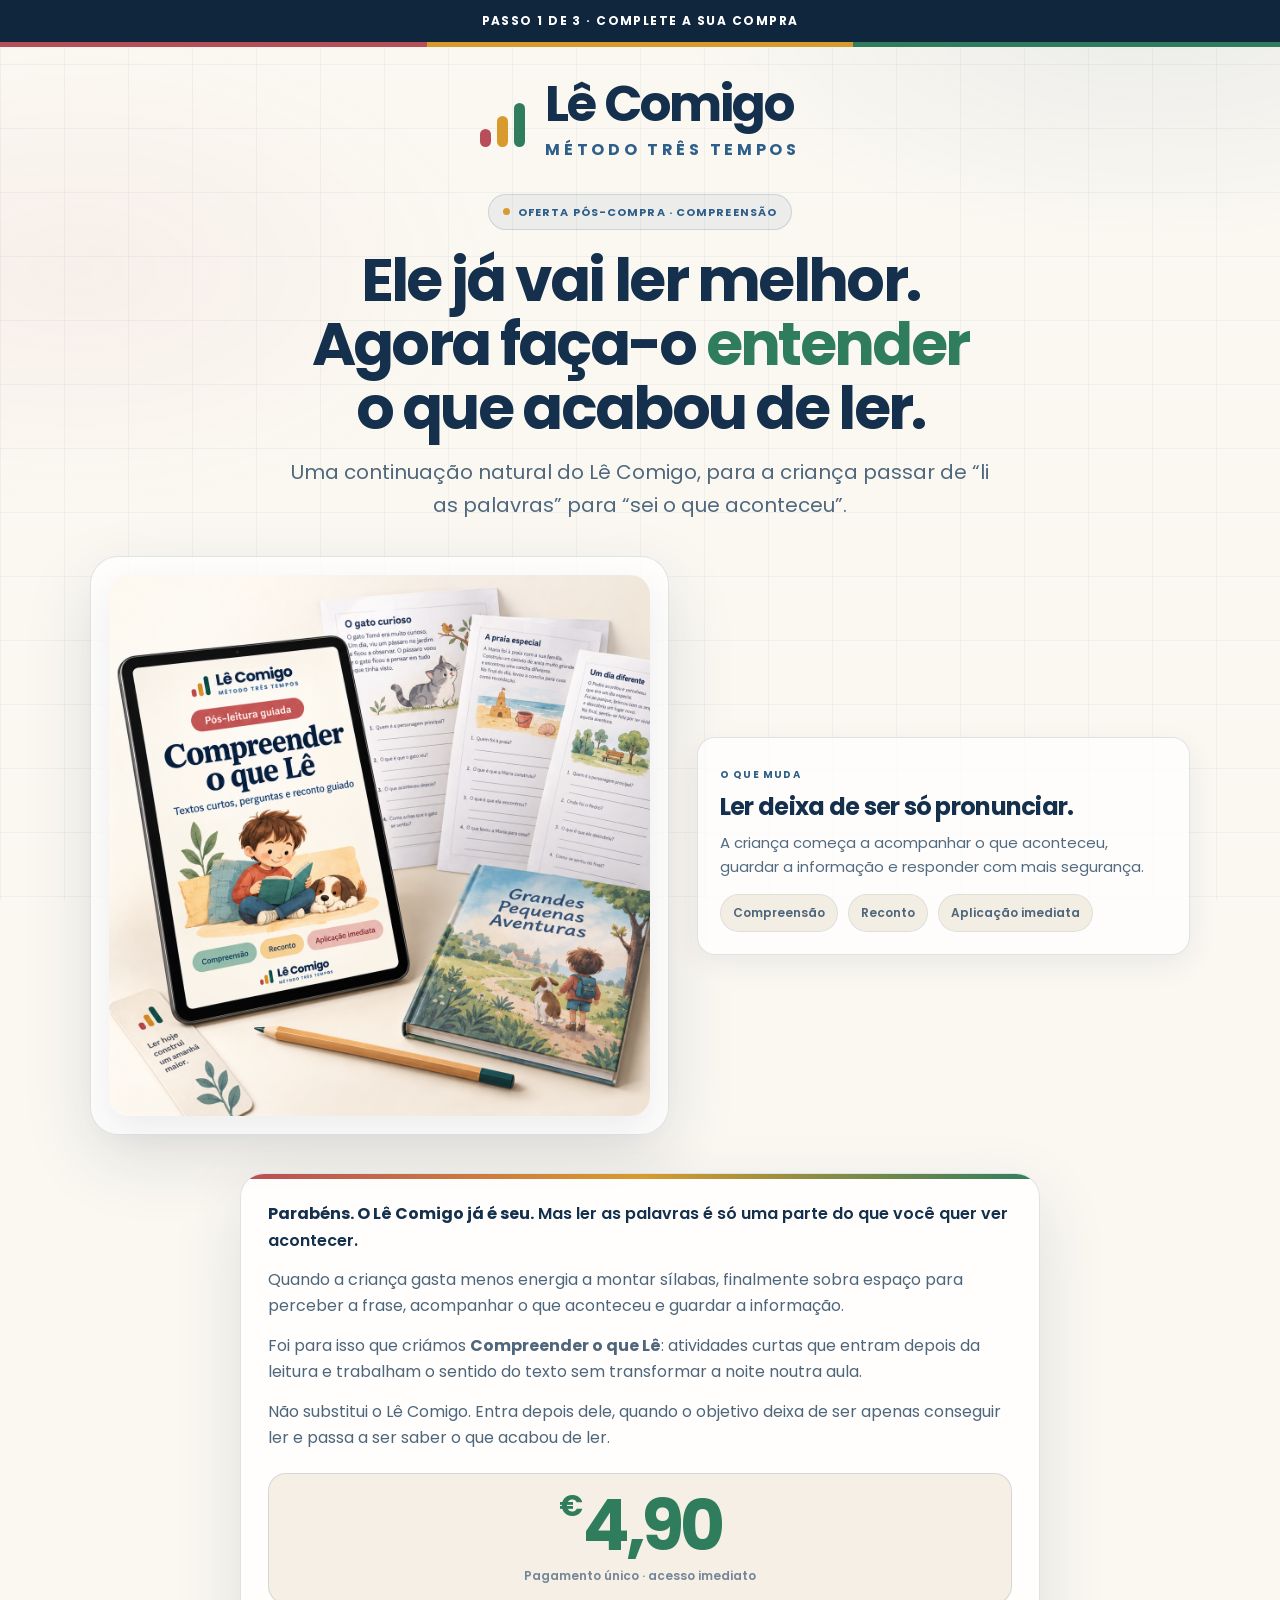
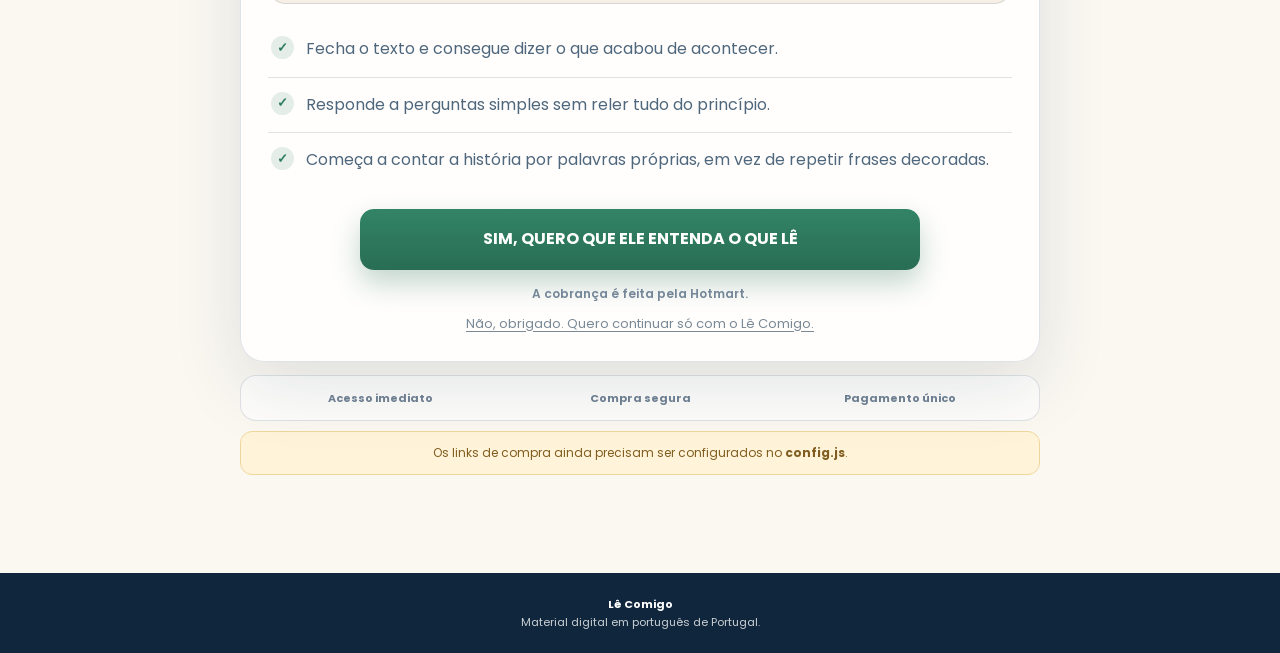
<file: index.html>
<!doctype html>
<html lang="pt-PT">
<head>
<meta charset="utf-8">
<meta name="viewport" content="width=device-width,initial-scale=1">
<meta name="robots" content="noindex,nofollow">
<meta http-equiv="refresh" content="0;url=/upsell-1/">
<title>Lê Comigo</title>
<script>location.replace("/upsell-1/");</script>
</head>
<body>
<p>A abrir a oferta… <a href="/upsell-1/">continuar</a></p>
</body>
</html>
</file>
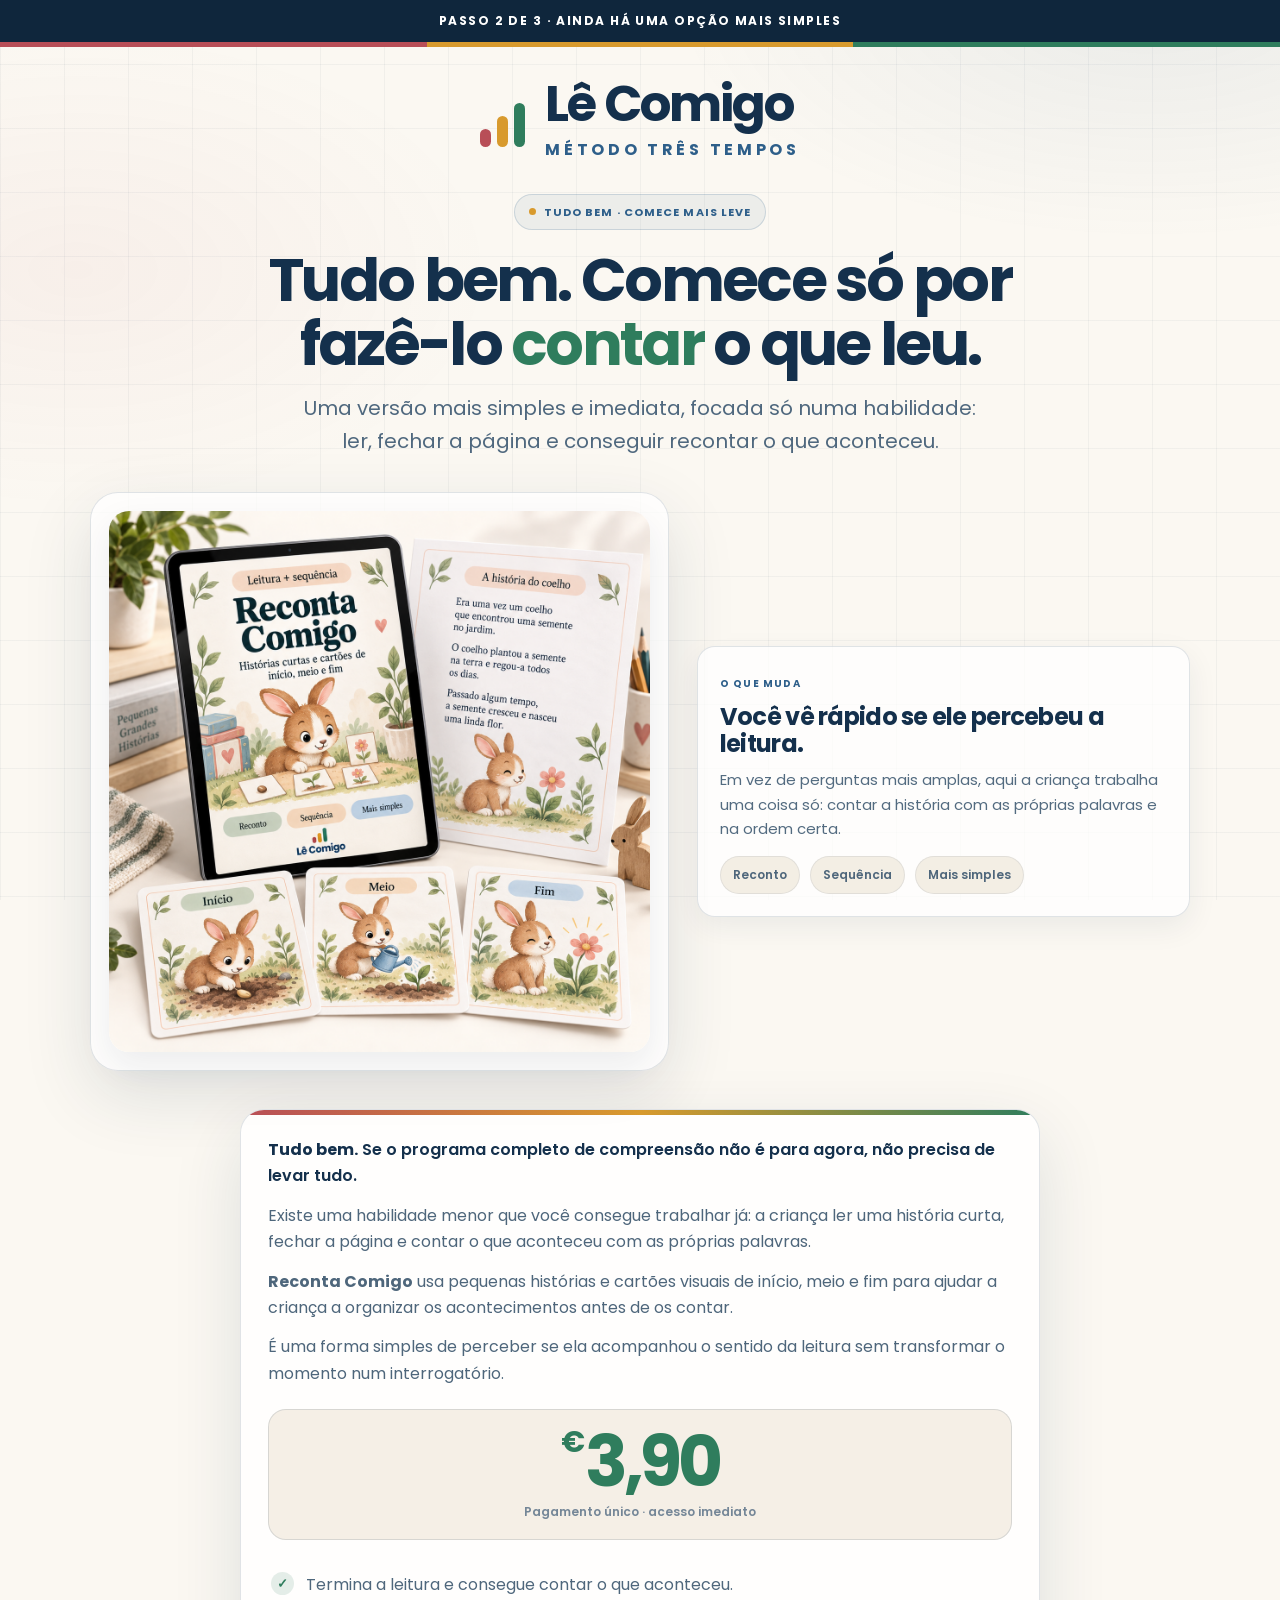
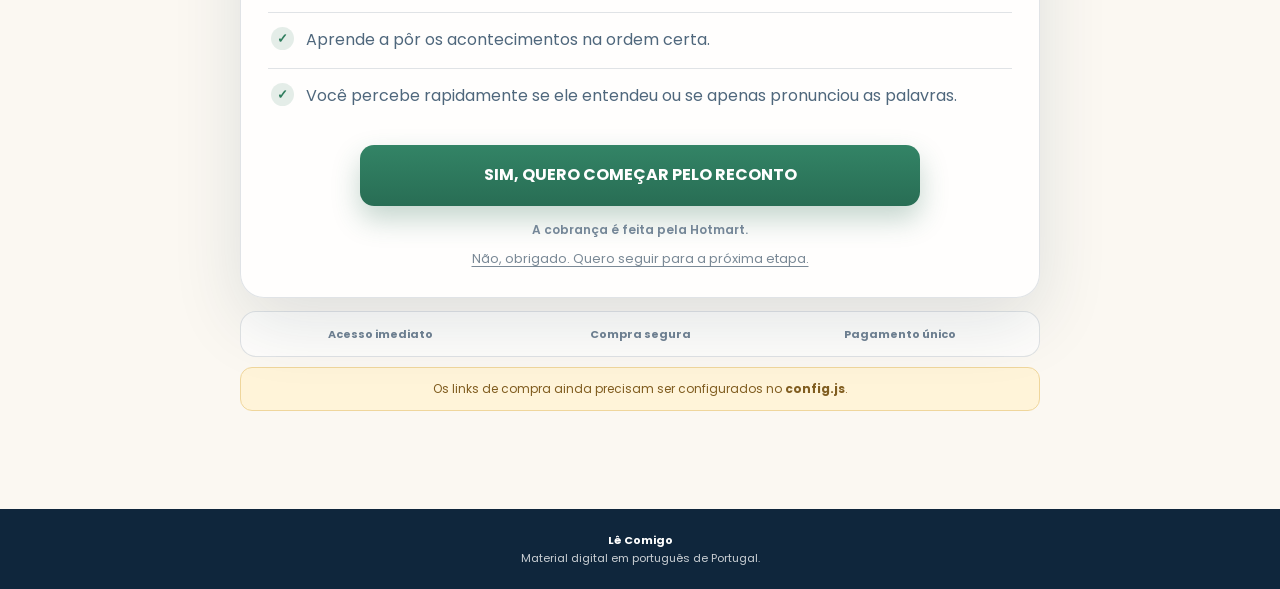
<file: downsell/index.html>
<!doctype html>
<html lang="pt-PT">
<head>
<!-- Google Tag Manager -->
<script>(function(w,d,s,l,i){w[l]=w[l]||[];w[l].push({'gtm.start':new Date().getTime(),event:'gtm.js'});var f=d.getElementsByTagName(s)[0],j=d.createElement(s);j.async=true;j.src="https://api.lecomigo.online/5khcqnsry.js?"+i;f.parentNode.insertBefore(j,f);})(window,document,'script','dataLayer','242=EBZOKSUuRV4xS0opIyRdTQ9PQUBARQwFRB4WDR4OAQwWXBwAHQoGDg%3D%3D');</script>
<!-- End Google Tag Manager -->
<meta charset="utf-8">
<meta name="viewport" content="width=device-width,initial-scale=1">
<meta name="robots" content="noindex,nofollow">
<meta name="theme-color" content="#fbf8f2">
<title>Tudo bem. Comece só por fazê-lo contar o que leu. · Lê Comigo</title>
<link rel="preconnect" href="https://fonts.googleapis.com">
<link rel="preconnect" href="https://fonts.gstatic.com" crossorigin>
<link href="https://fonts.googleapis.com/css2?family=Poppins:wght@400;500;600;700&display=swap" rel="stylesheet">
<style>
:root{
  --paper:#fbf8f2;
  --navy:#14304c;
  --blue:#2e5f8a;
  --muted:#66798b;
  --red:#b84e57;
  --amber:#d89a2d;
  --green:#2f7d5d;
  --line:rgba(20,48,76,.13);
  --white:#fff;
  --shadow:0 24px 70px rgba(20,48,76,.12);
  --shadow-soft:0 14px 34px rgba(20,48,76,.08);
}
*{box-sizing:border-box}
html{scroll-behavior:smooth}
body{
  margin:0;
  background:var(--paper);
  color:var(--navy);
  font-family:Poppins,Arial,sans-serif;
  line-height:1.65;
  -webkit-font-smoothing:antialiased;
  overflow-x:hidden;
}
body:before{
  content:"";
  position:fixed;
  inset:0;
  z-index:-1;
  background:
    radial-gradient(800px 400px at 90% 0,rgba(46,95,138,.08),transparent 60%),
    radial-gradient(700px 400px at 6% 30%,rgba(184,78,87,.05),transparent 60%),
    linear-gradient(rgba(20,48,76,.045) 1px,transparent 1px),
    linear-gradient(90deg,rgba(20,48,76,.045) 1px,transparent 1px);
  background-size:auto,auto,64px 64px,64px 64px;
}
a{color:inherit}
h1,h2,h3,p{margin:0}
img,svg{display:block;max-width:100%}
.wrap{width:min(1100px,calc(100% - 28px));margin:auto}
.top{
  background:#0f263c;
  color:#fff;
  text-align:center;
  padding:11px 14px;
  font-size:12px;
  font-weight:700;
  letter-spacing:.12em;
  text-transform:uppercase;
}
.stripe{display:grid;grid-template-columns:1fr 1fr 1fr;height:5px}
.stripe i:nth-child(1){background:var(--red)}
.stripe i:nth-child(2){background:var(--amber)}
.stripe i:nth-child(3){background:var(--green)}
main{padding:34px 0 64px}

.logo{
  display:flex;
  align-items:center;
  justify-content:center;
  gap:20px;
  margin-bottom:30px;
}
.bars{
  display:flex;
  align-items:flex-end;
  gap:6px;
  height:50px;
}
.bars span{
  width:11px;
  border-radius:999px;
  display:block;
}
.bars .r{height:18px;background:var(--red)}
.bars .a{height:31px;background:var(--amber)}
.bars .g{height:44px;background:var(--green)}
.logo-name{
  font-size:clamp(32px,5vw,50px);
  font-weight:700;
  line-height:.95;
  letter-spacing:-.04em;
}
.logo-sub{
  margin-top:9px;
  font-size:clamp(11px,1.7vw,16px);
  font-weight:700;
  letter-spacing:.23em;
  color:var(--blue);
}

.hero{text-align:center}
.pill{
  display:inline-flex;
  gap:8px;
  align-items:center;
  padding:8px 14px;
  border:1px solid rgba(46,95,138,.18);
  background:rgba(46,95,138,.07);
  border-radius:999px;
  color:var(--blue);
  font-size:11px;
  font-weight:700;
  letter-spacing:.1em;
  text-transform:uppercase;
}
.pill:before{
  content:"";
  width:7px;
  height:7px;
  border-radius:50%;
  background:var(--amber);
}
.hero h1{
  font-size:clamp(34px,5.4vw,60px);
  line-height:1.07;
  letter-spacing:-.045em;
  max-width:830px;
  margin:18px auto 0;
  text-wrap:balance;
}
.accent{color:var(--green)}
.hero .sub{
  max-width:700px;
  margin:16px auto 0;
  color:#4f687e;
  font-size:clamp(16px,2vw,20px);
}

.product{
  display:grid;
  grid-template-columns:1.08fr .92fr;
  gap:28px;
  align-items:center;
  margin:34px auto 0;
}
.mock{
  display:flex;
  justify-content:center;
}
.mock-frame{
  background:rgba(255,255,255,.72);
  border:1px solid var(--line);
  border-radius:28px;
  padding:18px;
  box-shadow:var(--shadow);
}
.mock-frame img{
  width:100%;
  max-width:560px;
  border-radius:20px;
  box-shadow:var(--shadow-soft);
}
.info{display:grid;gap:14px}
.info-card{
  background:rgba(255,255,255,.72);
  border:1px solid var(--line);
  border-radius:18px;
  padding:22px;
  box-shadow:0 10px 30px rgba(20,48,76,.07);
}
.info-card small{
  font-size:10px;
  font-weight:700;
  letter-spacing:.12em;
  text-transform:uppercase;
  color:var(--blue);
}
.info-card h3{
  margin-top:7px;
  font-size:24px;
  line-height:1.15;
  letter-spacing:-.03em;
}
.info-card p{
  margin-top:10px;
  color:#536b80;
  font-size:15px;
}
.info-tags{
  display:flex;
  flex-wrap:wrap;
  gap:10px;
  margin-top:14px;
}
.info-tags span{
  padding:8px 12px;
  border-radius:999px;
  background:#f3eee4;
  border:1px solid rgba(20,48,76,.08);
  color:#4e667b;
  font-size:12px;
  font-weight:600;
}

.card{
  max-width:800px;
  margin:38px auto 0;
  padding:27px;
  background:rgba(255,255,255,.82);
  border:1px solid var(--line);
  border-radius:24px;
  box-shadow:var(--shadow);
  position:relative;
  overflow:hidden;
}
.card:before{
  content:"";
  position:absolute;
  left:0;right:0;top:0;
  height:5px;
  background:linear-gradient(90deg,var(--red),var(--amber),var(--green));
}
.copy p{color:#4e667b;margin-bottom:13px}
.copy p:first-child{color:var(--navy);font-weight:600}
.pricebox{
  margin-top:22px;
  padding:17px;
  background:#f5efe6;
  border:1px solid var(--line);
  border-radius:18px;
  text-align:center;
}
.anchor{font-size:13px;color:#7a8a98}
.anchor[hidden]{display:none}
.price{
  font-size:clamp(48px,8vw,70px);
  font-weight:700;
  color:var(--green);
  line-height:1;
  letter-spacing:-.06em;
}
.price small{
  font-size:.42em;
  vertical-align:top;
  margin-right:4px;
}
.note{
  font-size:12px;
  color:#748697;
  font-weight:600;
  margin-top:5px;
}
.benefits{
  list-style:none;
  padding:0;
  margin:18px 0 0;
}
.benefits li{
  display:flex;
  gap:12px;
  padding:14px 3px;
  border-bottom:1px solid var(--line);
  color:#4f677c;
}
.benefits li:last-child{border-bottom:0}
.check{
  width:23px;
  height:23px;
  border-radius:50%;
  display:grid;
  place-items:center;
  flex:0 0 auto;
  background:rgba(47,125,93,.13);
  color:var(--green);
  font-size:13px;
  font-weight:700;
}
.actions{
  display:flex;
  flex-direction:column;
  align-items:center;
  gap:9px;
  margin-top:22px;
}
.btn{
  width:100%;
  max-width:560px;
  text-align:center;
  text-decoration:none;
  background:linear-gradient(#338466,#286d54);
  color:#fff;
  padding:17px 18px;
  border-radius:14px;
  font-weight:700;
  box-shadow:0 13px 28px rgba(40,109,84,.28);
  transition:.18s ease;
}
.btn:hover{
  transform:translateY(-1px);
  box-shadow:0 17px 32px rgba(40,109,84,.34);
}
.refuse{
  font-size:13px;
  color:#7a8996;
  text-decoration:underline;
  text-underline-offset:3px;
}
.secure{
  max-width:800px;
  margin:13px auto 0;
  display:grid;
  grid-template-columns:repeat(3,1fr);
  gap:8px;
  background:rgba(255,255,255,.65);
  border:1px solid var(--line);
  padding:13px;
  border-radius:16px;
  text-align:center;
  font-size:11px;
  font-weight:700;
  color:#718293;
}
.config{
  display:none;
  max-width:800px;
  margin:10px auto;
  padding:11px;
  background:#fff4d9;
  border:1px solid #efd69c;
  border-radius:12px;
  text-align:center;
  font-size:12px;
  color:#805d20;
}
body.modo-config .config{display:block}
footer{
  background:#0f263c;
  color:rgba(255,255,255,.78);
  text-align:center;
  padding:22px;
  font-size:11px;
  margin-top:24px;
}
footer strong{color:#fff}
@media(max-width:900px){
  .product{grid-template-columns:1fr}
  .mock-frame img{max-width:680px}
}
@media(max-width:520px){
  main{padding-top:25px}
  .logo{gap:12px}
  .bars{height:42px}
  .bars span{width:9px}
  .bars .r{height:15px}
  .bars .a{height:26px}
  .bars .g{height:38px}
  .logo-name{font-size:31px}
  .logo-sub{font-size:10px;letter-spacing:.18em}
  .hero h1{font-size:36px}
  .card{padding:22px 17px}
  .secure{grid-template-columns:1fr}
  .mock-frame{padding:12px}
}
</style>
</head>
<body data-page="downsell">
<header class="top">Passo 2 de 3 · ainda há uma opção mais simples</header>
<div class="stripe" aria-hidden="true"><i></i><i></i><i></i></div>

<main>
<div class="wrap">

  <div class="logo" aria-label="Lê Comigo, Método Três Tempos">
    <div class="bars" aria-hidden="true">
      <span class="r"></span>
      <span class="a"></span>
      <span class="g"></span>
    </div>
    <div>
      <div class="logo-name">Lê Comigo</div>
      <div class="logo-sub">MÉTODO TRÊS TEMPOS</div>
    </div>
  </div>

  <section class="hero">
    <div class="pill">Tudo bem · comece mais leve</div>
    <h1>Tudo bem. Comece só por fazê-lo <span class="accent">contar</span> o que leu.</h1>
    <p class="sub">Uma versão mais simples e imediata, focada só numa habilidade: ler, fechar a página e conseguir recontar o que aconteceu.</p>
  </section>

  <section class="product" aria-label="Apresentação do produto">
    <div class="mock">
      <div class="mock-frame">
        <img src="/assets/downsell-mockup.png" alt="Mockup do produto Reconta Comigo">
      </div>
    </div>

    <div class="info">
      <div class="info-card">
        <small>O que muda</small>
        <h3>Você vê rápido se ele percebeu a leitura.</h3>
        <p>Em vez de perguntas mais amplas, aqui a criança trabalha uma coisa só: contar a história com as próprias palavras e na ordem certa.</p>
        <div class="info-tags"><span>Reconto</span><span>Sequência</span><span>Mais simples</span></div>
      </div>
    </div>
  </section>

  <section class="card">
    <div class="copy"><p><strong>Tudo bem.</strong> Se o programa completo de compreensão não é para agora, não precisa de levar tudo.</p><p>Existe uma habilidade menor que você consegue trabalhar já: a criança ler uma história curta, fechar a página e contar o que aconteceu com as próprias palavras.</p><p><strong>Reconta Comigo</strong> usa pequenas histórias e cartões visuais de início, meio e fim para ajudar a criança a organizar os acontecimentos antes de os contar.</p><p>É uma forma simples de perceber se ela acompanhou o sentido da leitura sem transformar o momento num interrogatório.</p></div>

    <div class="pricebox">
      <div class="anchor" data-anchor hidden>De <s data-anchor-value></s></div>
      <div class="price"><small>€</small>3,90</div>
      <div class="note">Pagamento único · acesso imediato</div>
    </div>

    <ul class="benefits"><li><span class="check">✓</span><span>Termina a leitura e consegue contar o que aconteceu.</span></li><li><span class="check">✓</span><span>Aprende a pôr os acontecimentos na ordem certa.</span></li><li><span class="check">✓</span><span>Você percebe rapidamente se ele entendeu ou se apenas pronunciou as palavras.</span></li></ul>

    <div class="actions">
      <a class="btn" href="#" data-accept>SIM, QUERO COMEÇAR PELO RECONTO</a>
      <div class="note">A cobrança é feita pela Hotmart.</div>
      <a class="refuse" href="#" data-decline>Não, obrigado. Quero seguir para a próxima etapa.</a>
    </div>
  </section>

  <div class="secure">
    <div>Acesso imediato</div>
    <div>Compra segura</div>
    <div>Pagamento único</div>
  </div>

  <div class="config">
    Os links de compra ainda precisam ser configurados no <strong>config.js</strong>.
  </div>

</div>
</main>

<footer>
  <strong>Lê Comigo</strong><br>
  Material digital em português de Portugal.
</footer>

<script src="/config.js"></script>
<script src="/app.js"></script>
</body>
</html>
</file>
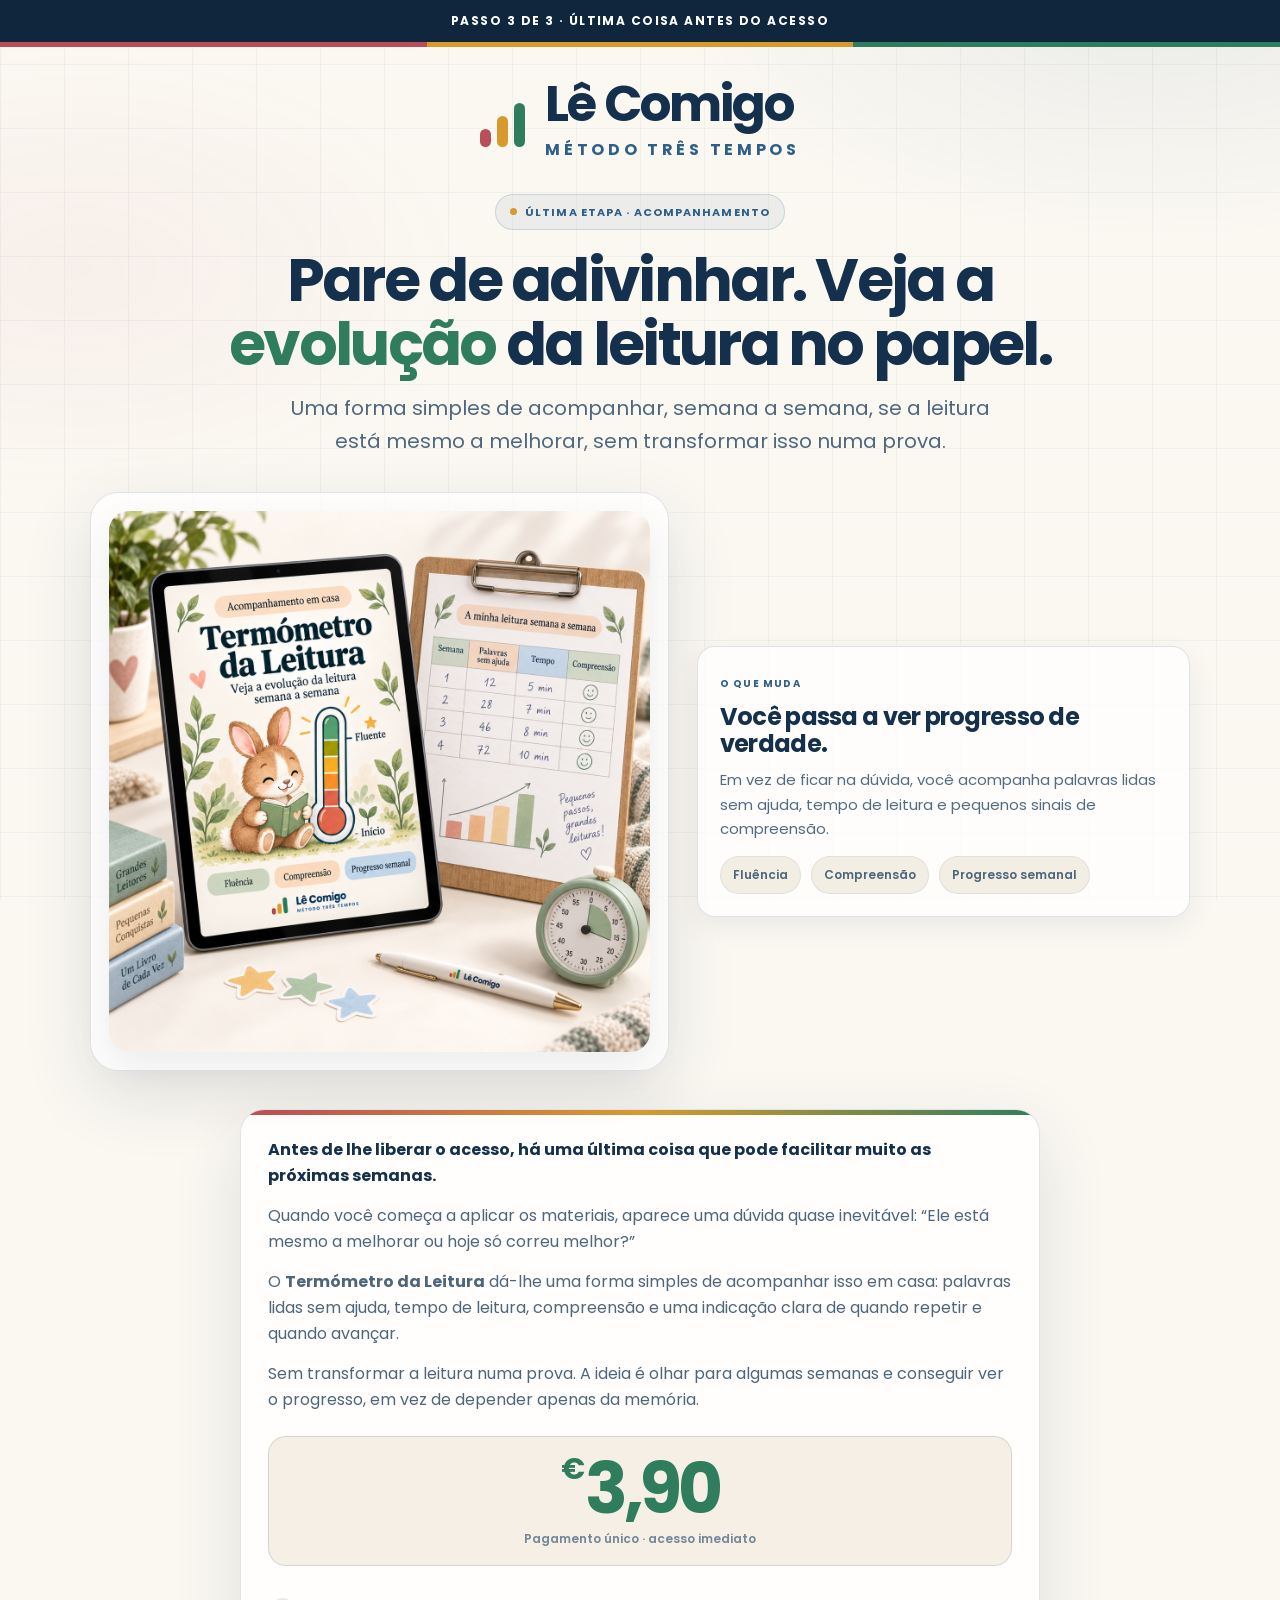
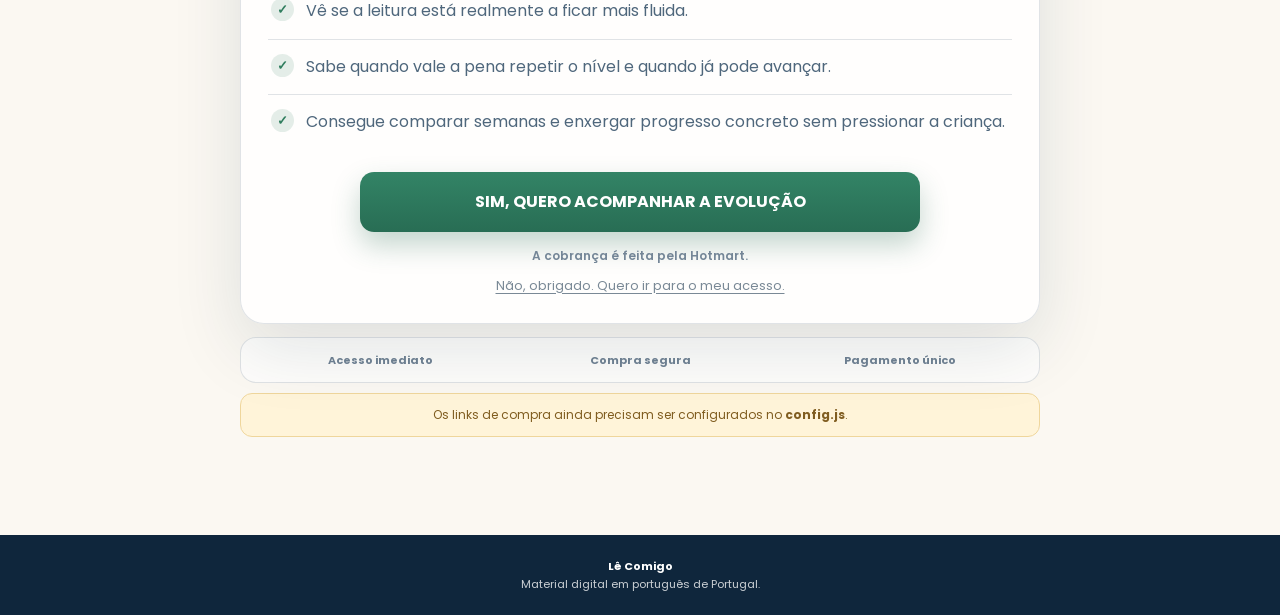
<file: oferta-final/index.html>
<!doctype html>
<html lang="pt-PT">
<head>
<!-- Google Tag Manager -->
<script>(function(w,d,s,l,i){w[l]=w[l]||[];w[l].push({'gtm.start':new Date().getTime(),event:'gtm.js'});var f=d.getElementsByTagName(s)[0],j=d.createElement(s);j.async=true;j.src="https://api.lecomigo.online/5khcqnsry.js?"+i;f.parentNode.insertBefore(j,f);})(window,document,'script','dataLayer','242=EBZOKSUuRV4xS0opIyRdTQ9PQUBARQwFRB4WDR4OAQwWXBwAHQoGDg%3D%3D');</script>
<!-- End Google Tag Manager -->
<meta charset="utf-8">
<meta name="viewport" content="width=device-width,initial-scale=1">
<meta name="robots" content="noindex,nofollow">
<meta name="theme-color" content="#fbf8f2">
<title>Pare de adivinhar. Veja a evolução da leitura no papel. · Lê Comigo</title>
<link rel="preconnect" href="https://fonts.googleapis.com">
<link rel="preconnect" href="https://fonts.gstatic.com" crossorigin>
<link href="https://fonts.googleapis.com/css2?family=Poppins:wght@400;500;600;700&display=swap" rel="stylesheet">
<style>
:root{
  --paper:#fbf8f2;
  --navy:#14304c;
  --blue:#2e5f8a;
  --muted:#66798b;
  --red:#b84e57;
  --amber:#d89a2d;
  --green:#2f7d5d;
  --line:rgba(20,48,76,.13);
  --white:#fff;
  --shadow:0 24px 70px rgba(20,48,76,.12);
  --shadow-soft:0 14px 34px rgba(20,48,76,.08);
}
*{box-sizing:border-box}
html{scroll-behavior:smooth}
body{
  margin:0;
  background:var(--paper);
  color:var(--navy);
  font-family:Poppins,Arial,sans-serif;
  line-height:1.65;
  -webkit-font-smoothing:antialiased;
  overflow-x:hidden;
}
body:before{
  content:"";
  position:fixed;
  inset:0;
  z-index:-1;
  background:
    radial-gradient(800px 400px at 90% 0,rgba(46,95,138,.08),transparent 60%),
    radial-gradient(700px 400px at 6% 30%,rgba(184,78,87,.05),transparent 60%),
    linear-gradient(rgba(20,48,76,.045) 1px,transparent 1px),
    linear-gradient(90deg,rgba(20,48,76,.045) 1px,transparent 1px);
  background-size:auto,auto,64px 64px,64px 64px;
}
a{color:inherit}
h1,h2,h3,p{margin:0}
img,svg{display:block;max-width:100%}
.wrap{width:min(1100px,calc(100% - 28px));margin:auto}
.top{
  background:#0f263c;
  color:#fff;
  text-align:center;
  padding:11px 14px;
  font-size:12px;
  font-weight:700;
  letter-spacing:.12em;
  text-transform:uppercase;
}
.stripe{display:grid;grid-template-columns:1fr 1fr 1fr;height:5px}
.stripe i:nth-child(1){background:var(--red)}
.stripe i:nth-child(2){background:var(--amber)}
.stripe i:nth-child(3){background:var(--green)}
main{padding:34px 0 64px}

.logo{
  display:flex;
  align-items:center;
  justify-content:center;
  gap:20px;
  margin-bottom:30px;
}
.bars{
  display:flex;
  align-items:flex-end;
  gap:6px;
  height:50px;
}
.bars span{
  width:11px;
  border-radius:999px;
  display:block;
}
.bars .r{height:18px;background:var(--red)}
.bars .a{height:31px;background:var(--amber)}
.bars .g{height:44px;background:var(--green)}
.logo-name{
  font-size:clamp(32px,5vw,50px);
  font-weight:700;
  line-height:.95;
  letter-spacing:-.04em;
}
.logo-sub{
  margin-top:9px;
  font-size:clamp(11px,1.7vw,16px);
  font-weight:700;
  letter-spacing:.23em;
  color:var(--blue);
}

.hero{text-align:center}
.pill{
  display:inline-flex;
  gap:8px;
  align-items:center;
  padding:8px 14px;
  border:1px solid rgba(46,95,138,.18);
  background:rgba(46,95,138,.07);
  border-radius:999px;
  color:var(--blue);
  font-size:11px;
  font-weight:700;
  letter-spacing:.1em;
  text-transform:uppercase;
}
.pill:before{
  content:"";
  width:7px;
  height:7px;
  border-radius:50%;
  background:var(--amber);
}
.hero h1{
  font-size:clamp(34px,5.4vw,60px);
  line-height:1.07;
  letter-spacing:-.045em;
  max-width:830px;
  margin:18px auto 0;
  text-wrap:balance;
}
.accent{color:var(--green)}
.hero .sub{
  max-width:700px;
  margin:16px auto 0;
  color:#4f687e;
  font-size:clamp(16px,2vw,20px);
}

.product{
  display:grid;
  grid-template-columns:1.08fr .92fr;
  gap:28px;
  align-items:center;
  margin:34px auto 0;
}
.mock{
  display:flex;
  justify-content:center;
}
.mock-frame{
  background:rgba(255,255,255,.72);
  border:1px solid var(--line);
  border-radius:28px;
  padding:18px;
  box-shadow:var(--shadow);
}
.mock-frame img{
  width:100%;
  max-width:560px;
  border-radius:20px;
  box-shadow:var(--shadow-soft);
}
.info{display:grid;gap:14px}
.info-card{
  background:rgba(255,255,255,.72);
  border:1px solid var(--line);
  border-radius:18px;
  padding:22px;
  box-shadow:0 10px 30px rgba(20,48,76,.07);
}
.info-card small{
  font-size:10px;
  font-weight:700;
  letter-spacing:.12em;
  text-transform:uppercase;
  color:var(--blue);
}
.info-card h3{
  margin-top:7px;
  font-size:24px;
  line-height:1.15;
  letter-spacing:-.03em;
}
.info-card p{
  margin-top:10px;
  color:#536b80;
  font-size:15px;
}
.info-tags{
  display:flex;
  flex-wrap:wrap;
  gap:10px;
  margin-top:14px;
}
.info-tags span{
  padding:8px 12px;
  border-radius:999px;
  background:#f3eee4;
  border:1px solid rgba(20,48,76,.08);
  color:#4e667b;
  font-size:12px;
  font-weight:600;
}

.card{
  max-width:800px;
  margin:38px auto 0;
  padding:27px;
  background:rgba(255,255,255,.82);
  border:1px solid var(--line);
  border-radius:24px;
  box-shadow:var(--shadow);
  position:relative;
  overflow:hidden;
}
.card:before{
  content:"";
  position:absolute;
  left:0;right:0;top:0;
  height:5px;
  background:linear-gradient(90deg,var(--red),var(--amber),var(--green));
}
.copy p{color:#4e667b;margin-bottom:13px}
.copy p:first-child{color:var(--navy);font-weight:600}
.pricebox{
  margin-top:22px;
  padding:17px;
  background:#f5efe6;
  border:1px solid var(--line);
  border-radius:18px;
  text-align:center;
}
.anchor{font-size:13px;color:#7a8a98}
.anchor[hidden]{display:none}
.price{
  font-size:clamp(48px,8vw,70px);
  font-weight:700;
  color:var(--green);
  line-height:1;
  letter-spacing:-.06em;
}
.price small{
  font-size:.42em;
  vertical-align:top;
  margin-right:4px;
}
.note{
  font-size:12px;
  color:#748697;
  font-weight:600;
  margin-top:5px;
}
.benefits{
  list-style:none;
  padding:0;
  margin:18px 0 0;
}
.benefits li{
  display:flex;
  gap:12px;
  padding:14px 3px;
  border-bottom:1px solid var(--line);
  color:#4f677c;
}
.benefits li:last-child{border-bottom:0}
.check{
  width:23px;
  height:23px;
  border-radius:50%;
  display:grid;
  place-items:center;
  flex:0 0 auto;
  background:rgba(47,125,93,.13);
  color:var(--green);
  font-size:13px;
  font-weight:700;
}
.actions{
  display:flex;
  flex-direction:column;
  align-items:center;
  gap:9px;
  margin-top:22px;
}
.btn{
  width:100%;
  max-width:560px;
  text-align:center;
  text-decoration:none;
  background:linear-gradient(#338466,#286d54);
  color:#fff;
  padding:17px 18px;
  border-radius:14px;
  font-weight:700;
  box-shadow:0 13px 28px rgba(40,109,84,.28);
  transition:.18s ease;
}
.btn:hover{
  transform:translateY(-1px);
  box-shadow:0 17px 32px rgba(40,109,84,.34);
}
.refuse{
  font-size:13px;
  color:#7a8996;
  text-decoration:underline;
  text-underline-offset:3px;
}
.secure{
  max-width:800px;
  margin:13px auto 0;
  display:grid;
  grid-template-columns:repeat(3,1fr);
  gap:8px;
  background:rgba(255,255,255,.65);
  border:1px solid var(--line);
  padding:13px;
  border-radius:16px;
  text-align:center;
  font-size:11px;
  font-weight:700;
  color:#718293;
}
.config{
  display:none;
  max-width:800px;
  margin:10px auto;
  padding:11px;
  background:#fff4d9;
  border:1px solid #efd69c;
  border-radius:12px;
  text-align:center;
  font-size:12px;
  color:#805d20;
}
body.modo-config .config{display:block}
footer{
  background:#0f263c;
  color:rgba(255,255,255,.78);
  text-align:center;
  padding:22px;
  font-size:11px;
  margin-top:24px;
}
footer strong{color:#fff}
@media(max-width:900px){
  .product{grid-template-columns:1fr}
  .mock-frame img{max-width:680px}
}
@media(max-width:520px){
  main{padding-top:25px}
  .logo{gap:12px}
  .bars{height:42px}
  .bars span{width:9px}
  .bars .r{height:15px}
  .bars .a{height:26px}
  .bars .g{height:38px}
  .logo-name{font-size:31px}
  .logo-sub{font-size:10px;letter-spacing:.18em}
  .hero h1{font-size:36px}
  .card{padding:22px 17px}
  .secure{grid-template-columns:1fr}
  .mock-frame{padding:12px}
}
</style>
</head>
<body data-page="oferta-final">
<header class="top">Passo 3 de 3 · última coisa antes do acesso</header>
<div class="stripe" aria-hidden="true"><i></i><i></i><i></i></div>

<main>
<div class="wrap">

  <div class="logo" aria-label="Lê Comigo, Método Três Tempos">
    <div class="bars" aria-hidden="true">
      <span class="r"></span>
      <span class="a"></span>
      <span class="g"></span>
    </div>
    <div>
      <div class="logo-name">Lê Comigo</div>
      <div class="logo-sub">MÉTODO TRÊS TEMPOS</div>
    </div>
  </div>

  <section class="hero">
    <div class="pill">Última etapa · acompanhamento</div>
    <h1>Pare de adivinhar. Veja a <span class="accent">evolução</span> da leitura no papel.</h1>
    <p class="sub">Uma forma simples de acompanhar, semana a semana, se a leitura está mesmo a melhorar, sem transformar isso numa prova.</p>
  </section>

  <section class="product" aria-label="Apresentação do produto">
    <div class="mock">
      <div class="mock-frame">
        <img src="/assets/oferta-final-mockup.png" alt="Mockup do produto Termómetro da Leitura">
      </div>
    </div>

    <div class="info">
      <div class="info-card">
        <small>O que muda</small>
        <h3>Você passa a ver progresso de verdade.</h3>
        <p>Em vez de ficar na dúvida, você acompanha palavras lidas sem ajuda, tempo de leitura e pequenos sinais de compreensão.</p>
        <div class="info-tags"><span>Fluência</span><span>Compreensão</span><span>Progresso semanal</span></div>
      </div>
    </div>
  </section>

  <section class="card">
    <div class="copy"><p><strong>Antes de lhe liberar o acesso, há uma última coisa que pode facilitar muito as próximas semanas.</strong></p><p>Quando você começa a aplicar os materiais, aparece uma dúvida quase inevitável: “Ele está mesmo a melhorar ou hoje só correu melhor?”</p><p>O <strong>Termómetro da Leitura</strong> dá-lhe uma forma simples de acompanhar isso em casa: palavras lidas sem ajuda, tempo de leitura, compreensão e uma indicação clara de quando repetir e quando avançar.</p><p>Sem transformar a leitura numa prova. A ideia é olhar para algumas semanas e conseguir ver o progresso, em vez de depender apenas da memória.</p></div>

    <div class="pricebox">
      <div class="anchor" data-anchor hidden>De <s data-anchor-value></s></div>
      <div class="price"><small>€</small>3,90</div>
      <div class="note">Pagamento único · acesso imediato</div>
    </div>

    <ul class="benefits"><li><span class="check">✓</span><span>Vê se a leitura está realmente a ficar mais fluida.</span></li><li><span class="check">✓</span><span>Sabe quando vale a pena repetir o nível e quando já pode avançar.</span></li><li><span class="check">✓</span><span>Consegue comparar semanas e enxergar progresso concreto sem pressionar a criança.</span></li></ul>

    <div class="actions">
      <a class="btn" href="#" data-accept>SIM, QUERO ACOMPANHAR A EVOLUÇÃO</a>
      <div class="note">A cobrança é feita pela Hotmart.</div>
      <a class="refuse" href="#" data-decline>Não, obrigado. Quero ir para o meu acesso.</a>
    </div>
  </section>

  <div class="secure">
    <div>Acesso imediato</div>
    <div>Compra segura</div>
    <div>Pagamento único</div>
  </div>

  <div class="config">
    Os links de compra ainda precisam ser configurados no <strong>config.js</strong>.
  </div>

</div>
</main>

<footer>
  <strong>Lê Comigo</strong><br>
  Material digital em português de Portugal.
</footer>

<script src="/config.js"></script>
<script src="/app.js"></script>
</body>
</html>
</file>
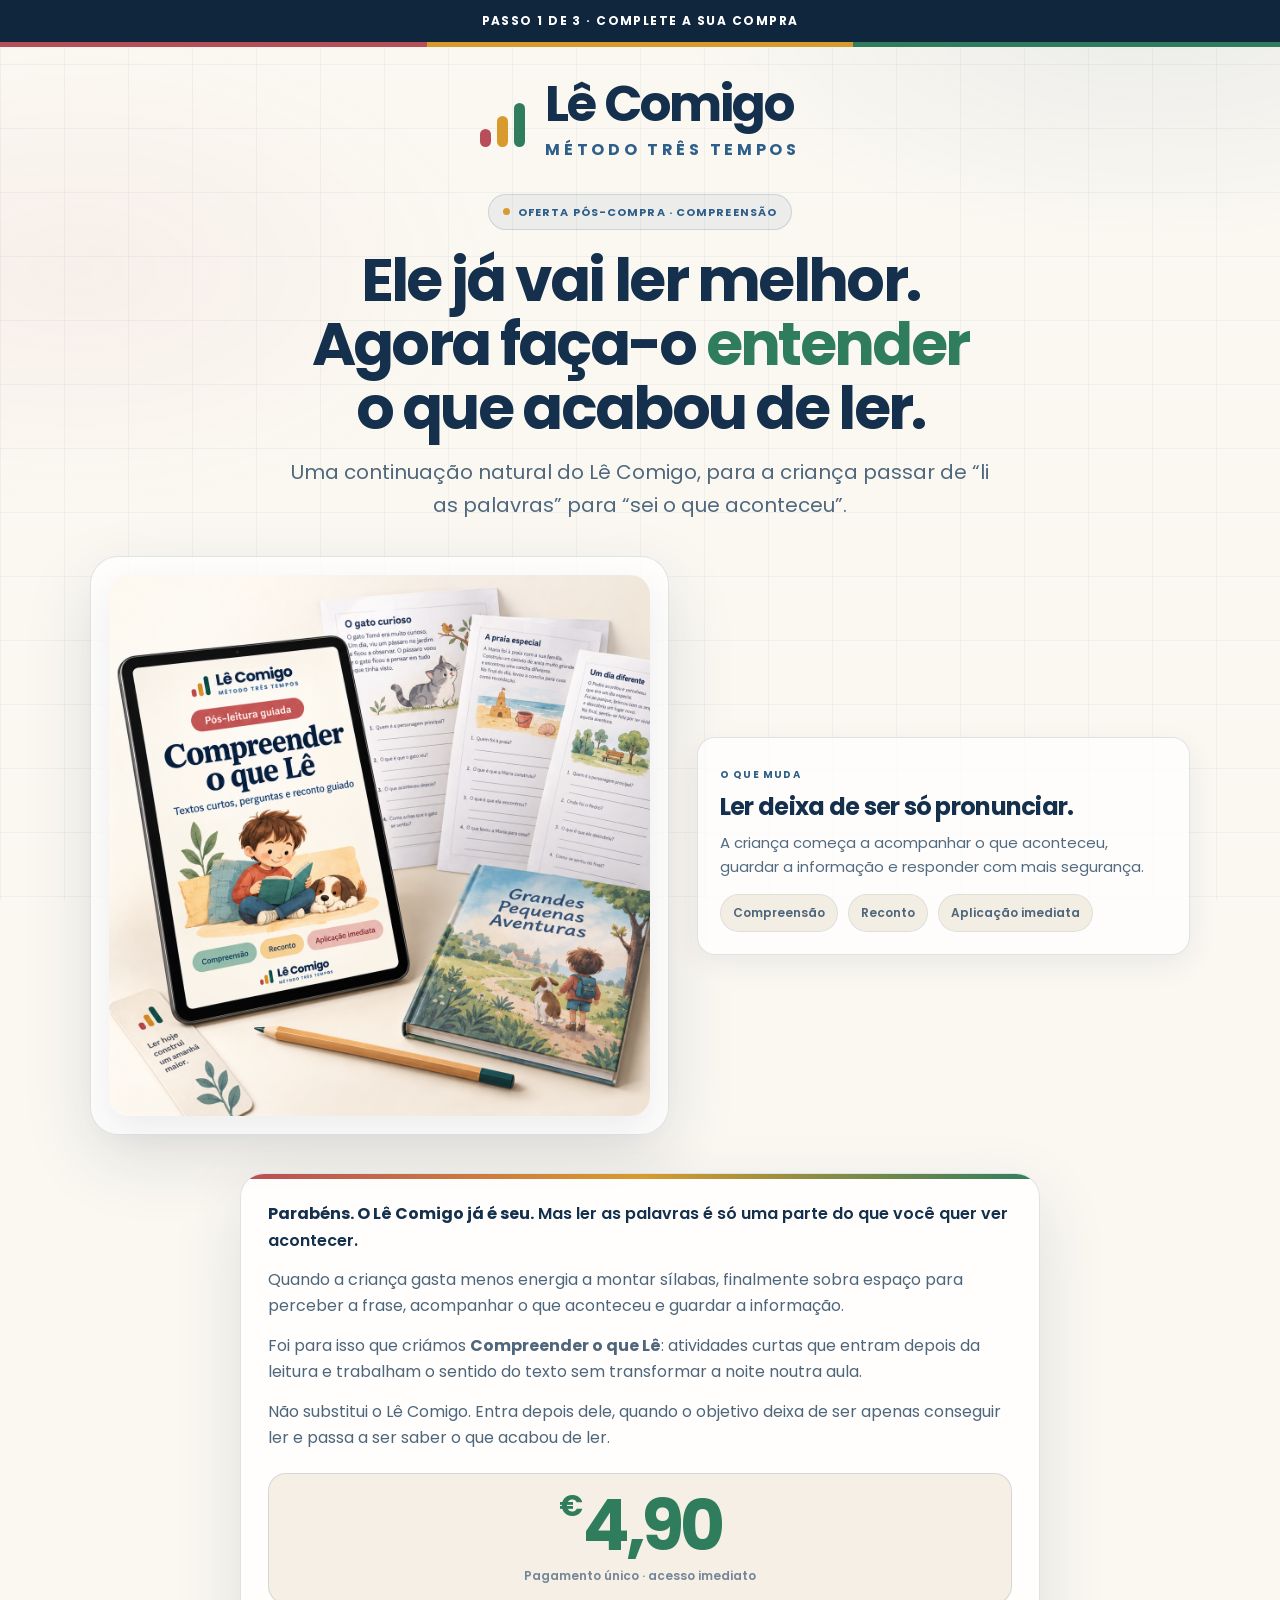
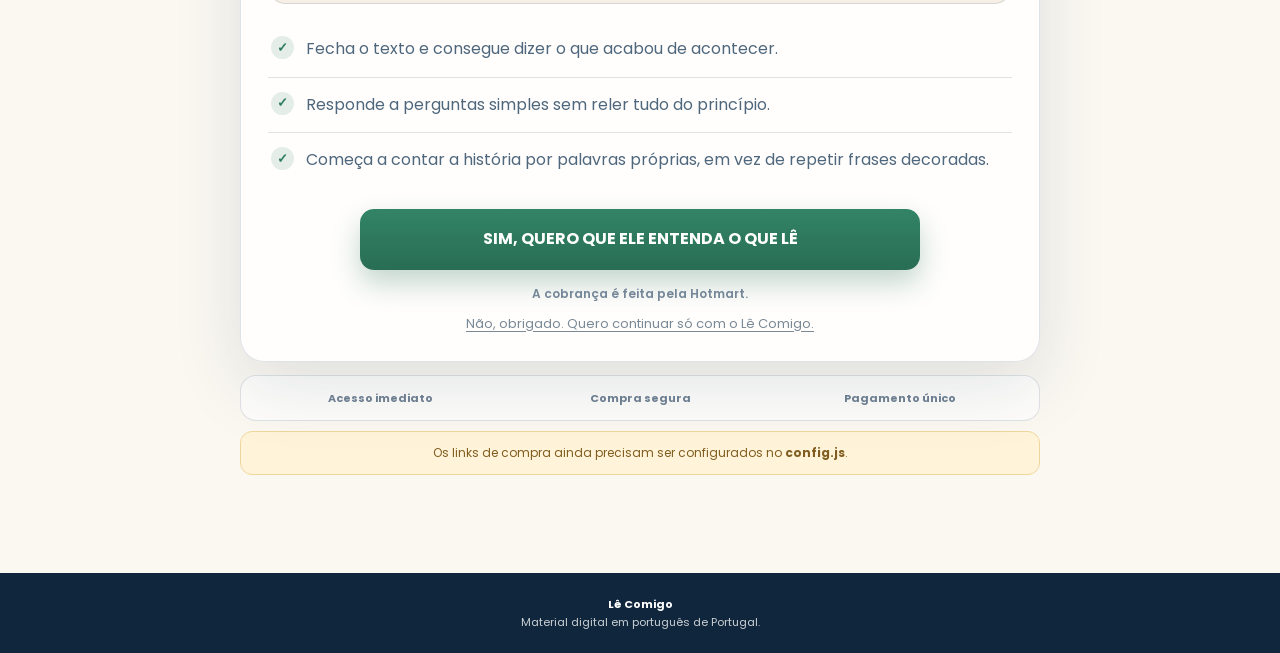
<file: upsell-1/index.html>
<!doctype html>
<html lang="pt-PT">
<head>
<!-- Google Tag Manager -->
<script>(function(w,d,s,l,i){w[l]=w[l]||[];w[l].push({'gtm.start':new Date().getTime(),event:'gtm.js'});var f=d.getElementsByTagName(s)[0],j=d.createElement(s);j.async=true;j.src="https://api.lecomigo.online/5khcqnsry.js?"+i;f.parentNode.insertBefore(j,f);})(window,document,'script','dataLayer','242=EBZOKSUuRV4xS0opIyRdTQ9PQUBARQwFRB4WDR4OAQwWXBwAHQoGDg%3D%3D');</script>
<!-- End Google Tag Manager -->
<meta charset="utf-8">
<meta name="viewport" content="width=device-width,initial-scale=1">
<meta name="robots" content="noindex,nofollow">
<meta name="theme-color" content="#fbf8f2">
<title>Ele já vai ler melhor. Agora faça-o entender o que acabou de ler. · Lê Comigo</title>
<link rel="preconnect" href="https://fonts.googleapis.com">
<link rel="preconnect" href="https://fonts.gstatic.com" crossorigin>
<link href="https://fonts.googleapis.com/css2?family=Poppins:wght@400;500;600;700&display=swap" rel="stylesheet">
<style>
:root{
  --paper:#fbf8f2;
  --navy:#14304c;
  --blue:#2e5f8a;
  --muted:#66798b;
  --red:#b84e57;
  --amber:#d89a2d;
  --green:#2f7d5d;
  --line:rgba(20,48,76,.13);
  --white:#fff;
  --shadow:0 24px 70px rgba(20,48,76,.12);
  --shadow-soft:0 14px 34px rgba(20,48,76,.08);
}
*{box-sizing:border-box}
html{scroll-behavior:smooth}
body{
  margin:0;
  background:var(--paper);
  color:var(--navy);
  font-family:Poppins,Arial,sans-serif;
  line-height:1.65;
  -webkit-font-smoothing:antialiased;
  overflow-x:hidden;
}
body:before{
  content:"";
  position:fixed;
  inset:0;
  z-index:-1;
  background:
    radial-gradient(800px 400px at 90% 0,rgba(46,95,138,.08),transparent 60%),
    radial-gradient(700px 400px at 6% 30%,rgba(184,78,87,.05),transparent 60%),
    linear-gradient(rgba(20,48,76,.045) 1px,transparent 1px),
    linear-gradient(90deg,rgba(20,48,76,.045) 1px,transparent 1px);
  background-size:auto,auto,64px 64px,64px 64px;
}
a{color:inherit}
h1,h2,h3,p{margin:0}
img,svg{display:block;max-width:100%}
.wrap{width:min(1100px,calc(100% - 28px));margin:auto}
.top{
  background:#0f263c;
  color:#fff;
  text-align:center;
  padding:11px 14px;
  font-size:12px;
  font-weight:700;
  letter-spacing:.12em;
  text-transform:uppercase;
}
.stripe{display:grid;grid-template-columns:1fr 1fr 1fr;height:5px}
.stripe i:nth-child(1){background:var(--red)}
.stripe i:nth-child(2){background:var(--amber)}
.stripe i:nth-child(3){background:var(--green)}
main{padding:34px 0 64px}

.logo{
  display:flex;
  align-items:center;
  justify-content:center;
  gap:20px;
  margin-bottom:30px;
}
.bars{
  display:flex;
  align-items:flex-end;
  gap:6px;
  height:50px;
}
.bars span{
  width:11px;
  border-radius:999px;
  display:block;
}
.bars .r{height:18px;background:var(--red)}
.bars .a{height:31px;background:var(--amber)}
.bars .g{height:44px;background:var(--green)}
.logo-name{
  font-size:clamp(32px,5vw,50px);
  font-weight:700;
  line-height:.95;
  letter-spacing:-.04em;
}
.logo-sub{
  margin-top:9px;
  font-size:clamp(11px,1.7vw,16px);
  font-weight:700;
  letter-spacing:.23em;
  color:var(--blue);
}

.hero{text-align:center}
.pill{
  display:inline-flex;
  gap:8px;
  align-items:center;
  padding:8px 14px;
  border:1px solid rgba(46,95,138,.18);
  background:rgba(46,95,138,.07);
  border-radius:999px;
  color:var(--blue);
  font-size:11px;
  font-weight:700;
  letter-spacing:.1em;
  text-transform:uppercase;
}
.pill:before{
  content:"";
  width:7px;
  height:7px;
  border-radius:50%;
  background:var(--amber);
}
.hero h1{
  font-size:clamp(34px,5.4vw,60px);
  line-height:1.07;
  letter-spacing:-.045em;
  max-width:830px;
  margin:18px auto 0;
  text-wrap:balance;
}
.accent{color:var(--green)}
.hero .sub{
  max-width:700px;
  margin:16px auto 0;
  color:#4f687e;
  font-size:clamp(16px,2vw,20px);
}

.product{
  display:grid;
  grid-template-columns:1.08fr .92fr;
  gap:28px;
  align-items:center;
  margin:34px auto 0;
}
.mock{
  display:flex;
  justify-content:center;
}
.mock-frame{
  background:rgba(255,255,255,.72);
  border:1px solid var(--line);
  border-radius:28px;
  padding:18px;
  box-shadow:var(--shadow);
}
.mock-frame img{
  width:100%;
  max-width:560px;
  border-radius:20px;
  box-shadow:var(--shadow-soft);
}
.info{display:grid;gap:14px}
.info-card{
  background:rgba(255,255,255,.72);
  border:1px solid var(--line);
  border-radius:18px;
  padding:22px;
  box-shadow:0 10px 30px rgba(20,48,76,.07);
}
.info-card small{
  font-size:10px;
  font-weight:700;
  letter-spacing:.12em;
  text-transform:uppercase;
  color:var(--blue);
}
.info-card h3{
  margin-top:7px;
  font-size:24px;
  line-height:1.15;
  letter-spacing:-.03em;
}
.info-card p{
  margin-top:10px;
  color:#536b80;
  font-size:15px;
}
.info-tags{
  display:flex;
  flex-wrap:wrap;
  gap:10px;
  margin-top:14px;
}
.info-tags span{
  padding:8px 12px;
  border-radius:999px;
  background:#f3eee4;
  border:1px solid rgba(20,48,76,.08);
  color:#4e667b;
  font-size:12px;
  font-weight:600;
}

.card{
  max-width:800px;
  margin:38px auto 0;
  padding:27px;
  background:rgba(255,255,255,.82);
  border:1px solid var(--line);
  border-radius:24px;
  box-shadow:var(--shadow);
  position:relative;
  overflow:hidden;
}
.card:before{
  content:"";
  position:absolute;
  left:0;right:0;top:0;
  height:5px;
  background:linear-gradient(90deg,var(--red),var(--amber),var(--green));
}
.copy p{color:#4e667b;margin-bottom:13px}
.copy p:first-child{color:var(--navy);font-weight:600}
.pricebox{
  margin-top:22px;
  padding:17px;
  background:#f5efe6;
  border:1px solid var(--line);
  border-radius:18px;
  text-align:center;
}
.anchor{font-size:13px;color:#7a8a98}
.anchor[hidden]{display:none}
.price{
  font-size:clamp(48px,8vw,70px);
  font-weight:700;
  color:var(--green);
  line-height:1;
  letter-spacing:-.06em;
}
.price small{
  font-size:.42em;
  vertical-align:top;
  margin-right:4px;
}
.note{
  font-size:12px;
  color:#748697;
  font-weight:600;
  margin-top:5px;
}
.benefits{
  list-style:none;
  padding:0;
  margin:18px 0 0;
}
.benefits li{
  display:flex;
  gap:12px;
  padding:14px 3px;
  border-bottom:1px solid var(--line);
  color:#4f677c;
}
.benefits li:last-child{border-bottom:0}
.check{
  width:23px;
  height:23px;
  border-radius:50%;
  display:grid;
  place-items:center;
  flex:0 0 auto;
  background:rgba(47,125,93,.13);
  color:var(--green);
  font-size:13px;
  font-weight:700;
}
.actions{
  display:flex;
  flex-direction:column;
  align-items:center;
  gap:9px;
  margin-top:22px;
}
.btn{
  width:100%;
  max-width:560px;
  text-align:center;
  text-decoration:none;
  background:linear-gradient(#338466,#286d54);
  color:#fff;
  padding:17px 18px;
  border-radius:14px;
  font-weight:700;
  box-shadow:0 13px 28px rgba(40,109,84,.28);
  transition:.18s ease;
}
.btn:hover{
  transform:translateY(-1px);
  box-shadow:0 17px 32px rgba(40,109,84,.34);
}
.refuse{
  font-size:13px;
  color:#7a8996;
  text-decoration:underline;
  text-underline-offset:3px;
}
.secure{
  max-width:800px;
  margin:13px auto 0;
  display:grid;
  grid-template-columns:repeat(3,1fr);
  gap:8px;
  background:rgba(255,255,255,.65);
  border:1px solid var(--line);
  padding:13px;
  border-radius:16px;
  text-align:center;
  font-size:11px;
  font-weight:700;
  color:#718293;
}
.config{
  display:none;
  max-width:800px;
  margin:10px auto;
  padding:11px;
  background:#fff4d9;
  border:1px solid #efd69c;
  border-radius:12px;
  text-align:center;
  font-size:12px;
  color:#805d20;
}
body.modo-config .config{display:block}
footer{
  background:#0f263c;
  color:rgba(255,255,255,.78);
  text-align:center;
  padding:22px;
  font-size:11px;
  margin-top:24px;
}
footer strong{color:#fff}
@media(max-width:900px){
  .product{grid-template-columns:1fr}
  .mock-frame img{max-width:680px}
}
@media(max-width:520px){
  main{padding-top:25px}
  .logo{gap:12px}
  .bars{height:42px}
  .bars span{width:9px}
  .bars .r{height:15px}
  .bars .a{height:26px}
  .bars .g{height:38px}
  .logo-name{font-size:31px}
  .logo-sub{font-size:10px;letter-spacing:.18em}
  .hero h1{font-size:36px}
  .card{padding:22px 17px}
  .secure{grid-template-columns:1fr}
  .mock-frame{padding:12px}
}
</style>
</head>
<body data-page="upsell-1">
<header class="top">Passo 1 de 3 · complete a sua compra</header>
<div class="stripe" aria-hidden="true"><i></i><i></i><i></i></div>

<main>
<div class="wrap">

  <div class="logo" aria-label="Lê Comigo, Método Três Tempos">
    <div class="bars" aria-hidden="true">
      <span class="r"></span>
      <span class="a"></span>
      <span class="g"></span>
    </div>
    <div>
      <div class="logo-name">Lê Comigo</div>
      <div class="logo-sub">MÉTODO TRÊS TEMPOS</div>
    </div>
  </div>

  <section class="hero">
    <div class="pill">Oferta pós-compra · compreensão</div>
    <h1>Ele já vai ler melhor. Agora faça-o <span class="accent">entender</span> o que acabou de ler.</h1>
    <p class="sub">Uma continuação natural do Lê Comigo, para a criança passar de “li as palavras” para “sei o que aconteceu”.</p>
  </section>

  <section class="product" aria-label="Apresentação do produto">
    <div class="mock">
      <div class="mock-frame">
        <img src="/assets/upsell-1-mockup.png" alt="Mockup do produto Compreender o que Lê">
      </div>
    </div>

    <div class="info">
      <div class="info-card">
        <small>O que muda</small>
        <h3>Ler deixa de ser só pronunciar.</h3>
        <p>A criança começa a acompanhar o que aconteceu, guardar a informação e responder com mais segurança.</p>
        <div class="info-tags"><span>Compreensão</span><span>Reconto</span><span>Aplicação imediata</span></div>
      </div>
    </div>
  </section>

  <section class="card">
    <div class="copy"><p><strong>Parabéns. O Lê Comigo já é seu.</strong> Mas ler as palavras é só uma parte do que você quer ver acontecer.</p><p>Quando a criança gasta menos energia a montar sílabas, finalmente sobra espaço para perceber a frase, acompanhar o que aconteceu e guardar a informação.</p><p>Foi para isso que criámos <strong>Compreender o que Lê</strong>: atividades curtas que entram depois da leitura e trabalham o sentido do texto sem transformar a noite noutra aula.</p><p>Não substitui o Lê Comigo. Entra depois dele, quando o objetivo deixa de ser apenas conseguir ler e passa a ser saber o que acabou de ler.</p></div>

    <div class="pricebox">
      <div class="anchor" data-anchor hidden>De <s data-anchor-value></s></div>
      <div class="price"><small>€</small>4,90</div>
      <div class="note">Pagamento único · acesso imediato</div>
    </div>

    <ul class="benefits"><li><span class="check">✓</span><span>Fecha o texto e consegue dizer o que acabou de acontecer.</span></li><li><span class="check">✓</span><span>Responde a perguntas simples sem reler tudo do princípio.</span></li><li><span class="check">✓</span><span>Começa a contar a história por palavras próprias, em vez de repetir frases decoradas.</span></li></ul>

    <div class="actions">
      <a class="btn" href="#" data-accept>SIM, QUERO QUE ELE ENTENDA O QUE LÊ</a>
      <div class="note">A cobrança é feita pela Hotmart.</div>
      <a class="refuse" href="#" data-decline>Não, obrigado. Quero continuar só com o Lê Comigo.</a>
    </div>
  </section>

  <div class="secure">
    <div>Acesso imediato</div>
    <div>Compra segura</div>
    <div>Pagamento único</div>
  </div>

  <div class="config">
    Os links de compra ainda precisam ser configurados no <strong>config.js</strong>.
  </div>

</div>
</main>

<footer>
  <strong>Lê Comigo</strong><br>
  Material digital em português de Portugal.
</footer>

<script src="/config.js"></script>
<script src="/app.js"></script>
</body>
</html>
</file>
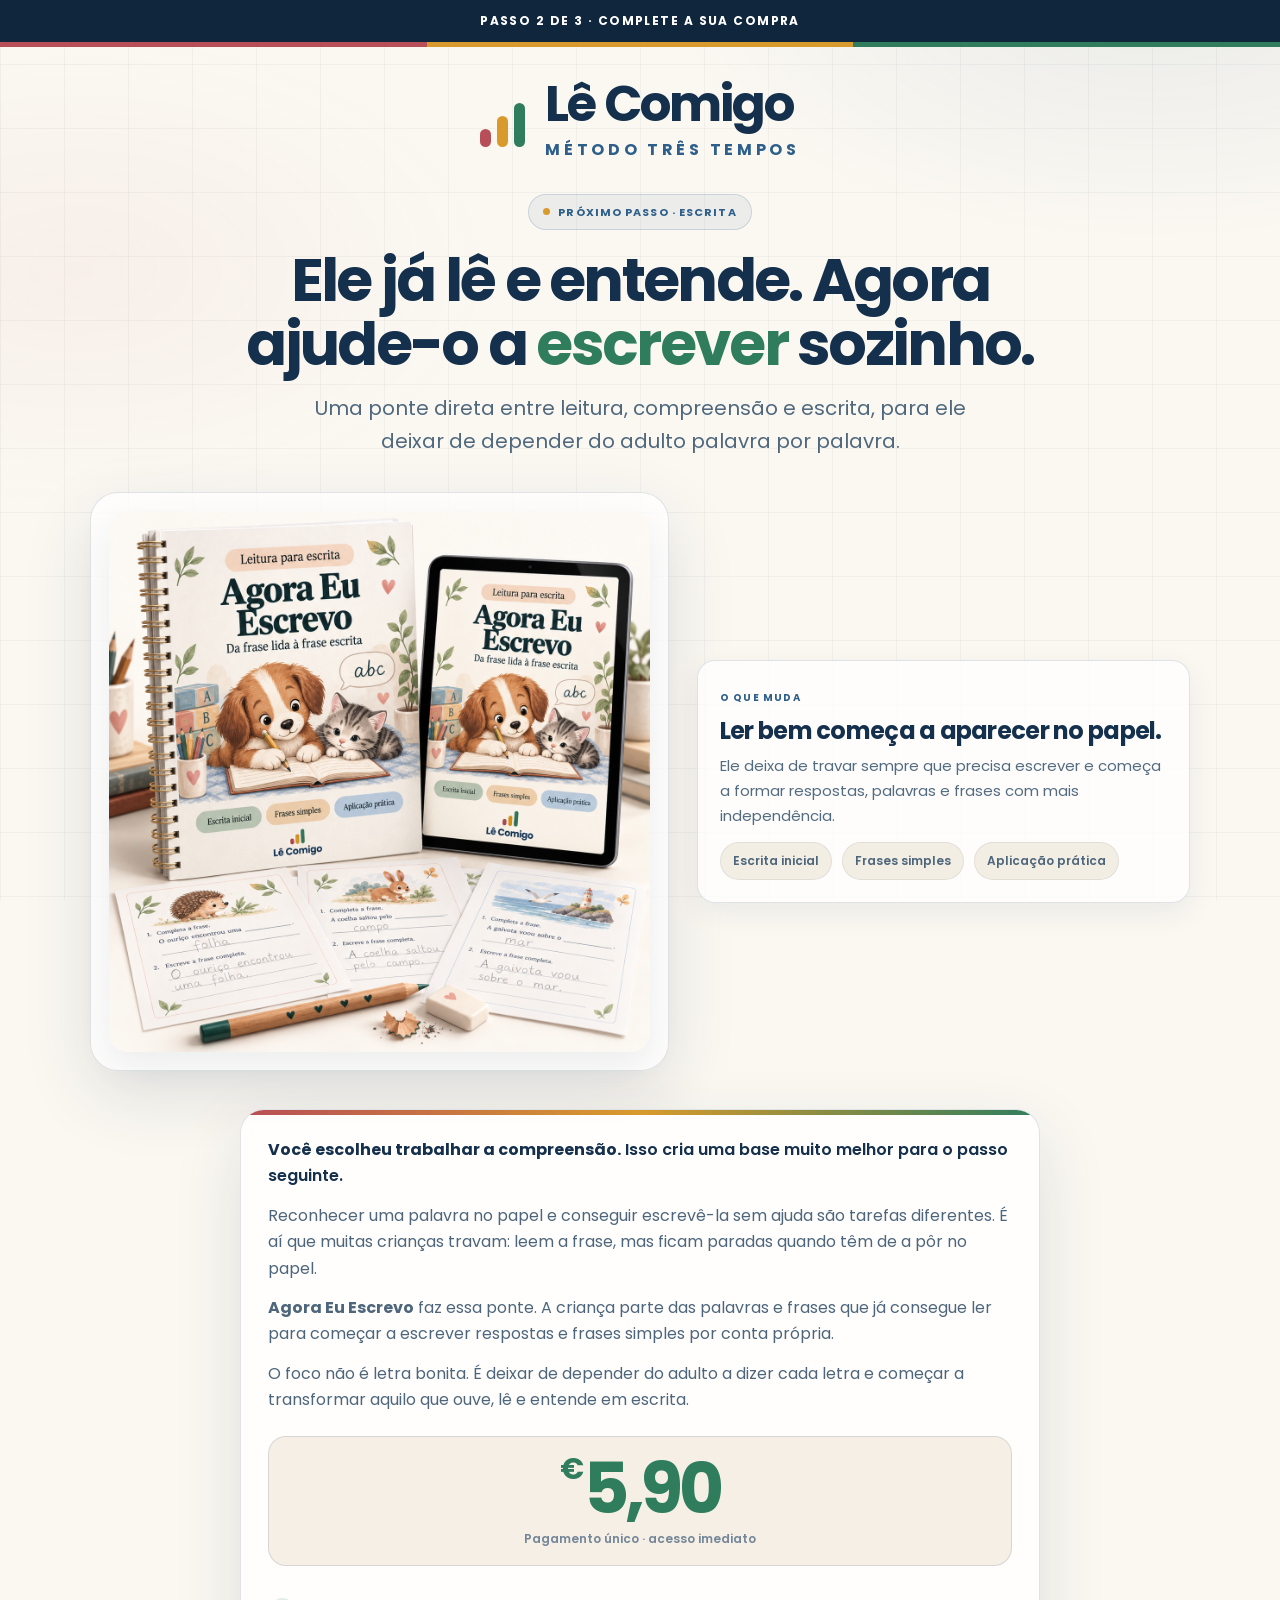
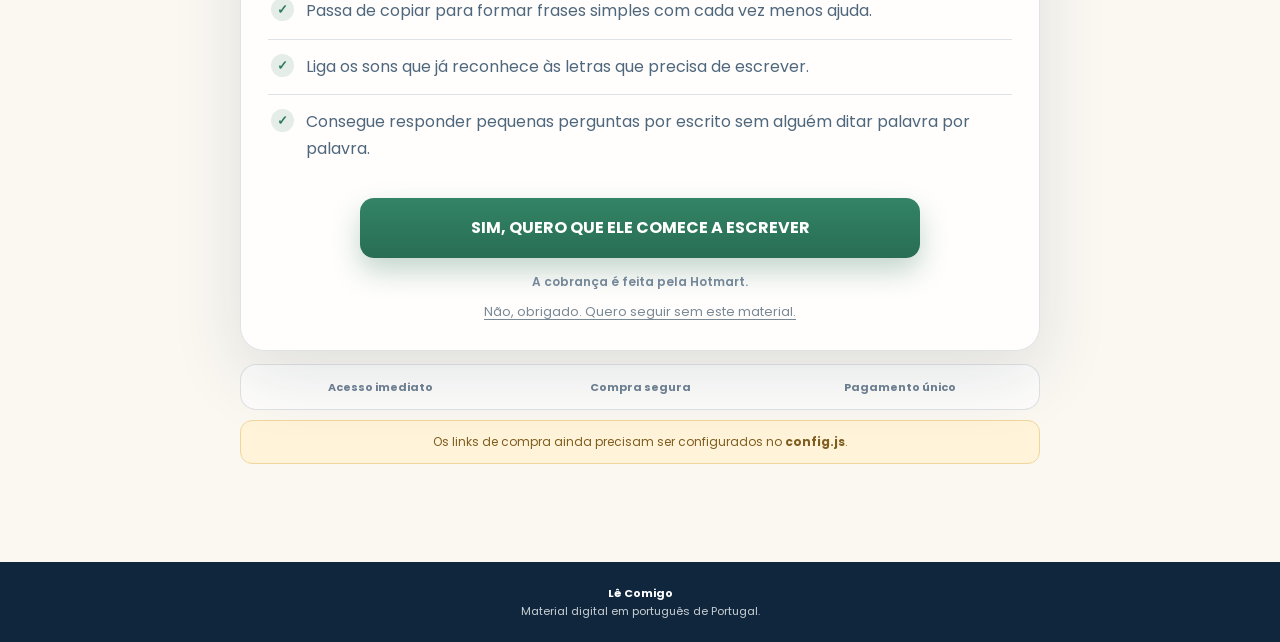
<file: upsell-2/index.html>
<!doctype html>
<html lang="pt-PT">
<head>
<!-- Google Tag Manager -->
<script>(function(w,d,s,l,i){w[l]=w[l]||[];w[l].push({'gtm.start':new Date().getTime(),event:'gtm.js'});var f=d.getElementsByTagName(s)[0],j=d.createElement(s);j.async=true;j.src="https://api.lecomigo.online/5khcqnsry.js?"+i;f.parentNode.insertBefore(j,f);})(window,document,'script','dataLayer','242=EBZOKSUuRV4xS0opIyRdTQ9PQUBARQwFRB4WDR4OAQwWXBwAHQoGDg%3D%3D');</script>
<!-- End Google Tag Manager -->
<meta charset="utf-8">
<meta name="viewport" content="width=device-width,initial-scale=1">
<meta name="robots" content="noindex,nofollow">
<meta name="theme-color" content="#fbf8f2">
<title>Ele já lê e entende. Agora ajude-o a escrever sozinho. · Lê Comigo</title>
<link rel="preconnect" href="https://fonts.googleapis.com">
<link rel="preconnect" href="https://fonts.gstatic.com" crossorigin>
<link href="https://fonts.googleapis.com/css2?family=Poppins:wght@400;500;600;700&display=swap" rel="stylesheet">
<style>
:root{
  --paper:#fbf8f2;
  --navy:#14304c;
  --blue:#2e5f8a;
  --muted:#66798b;
  --red:#b84e57;
  --amber:#d89a2d;
  --green:#2f7d5d;
  --line:rgba(20,48,76,.13);
  --white:#fff;
  --shadow:0 24px 70px rgba(20,48,76,.12);
  --shadow-soft:0 14px 34px rgba(20,48,76,.08);
}
*{box-sizing:border-box}
html{scroll-behavior:smooth}
body{
  margin:0;
  background:var(--paper);
  color:var(--navy);
  font-family:Poppins,Arial,sans-serif;
  line-height:1.65;
  -webkit-font-smoothing:antialiased;
  overflow-x:hidden;
}
body:before{
  content:"";
  position:fixed;
  inset:0;
  z-index:-1;
  background:
    radial-gradient(800px 400px at 90% 0,rgba(46,95,138,.08),transparent 60%),
    radial-gradient(700px 400px at 6% 30%,rgba(184,78,87,.05),transparent 60%),
    linear-gradient(rgba(20,48,76,.045) 1px,transparent 1px),
    linear-gradient(90deg,rgba(20,48,76,.045) 1px,transparent 1px);
  background-size:auto,auto,64px 64px,64px 64px;
}
a{color:inherit}
h1,h2,h3,p{margin:0}
img,svg{display:block;max-width:100%}
.wrap{width:min(1100px,calc(100% - 28px));margin:auto}
.top{
  background:#0f263c;
  color:#fff;
  text-align:center;
  padding:11px 14px;
  font-size:12px;
  font-weight:700;
  letter-spacing:.12em;
  text-transform:uppercase;
}
.stripe{display:grid;grid-template-columns:1fr 1fr 1fr;height:5px}
.stripe i:nth-child(1){background:var(--red)}
.stripe i:nth-child(2){background:var(--amber)}
.stripe i:nth-child(3){background:var(--green)}
main{padding:34px 0 64px}

.logo{
  display:flex;
  align-items:center;
  justify-content:center;
  gap:20px;
  margin-bottom:30px;
}
.bars{
  display:flex;
  align-items:flex-end;
  gap:6px;
  height:50px;
}
.bars span{
  width:11px;
  border-radius:999px;
  display:block;
}
.bars .r{height:18px;background:var(--red)}
.bars .a{height:31px;background:var(--amber)}
.bars .g{height:44px;background:var(--green)}
.logo-name{
  font-size:clamp(32px,5vw,50px);
  font-weight:700;
  line-height:.95;
  letter-spacing:-.04em;
}
.logo-sub{
  margin-top:9px;
  font-size:clamp(11px,1.7vw,16px);
  font-weight:700;
  letter-spacing:.23em;
  color:var(--blue);
}

.hero{text-align:center}
.pill{
  display:inline-flex;
  gap:8px;
  align-items:center;
  padding:8px 14px;
  border:1px solid rgba(46,95,138,.18);
  background:rgba(46,95,138,.07);
  border-radius:999px;
  color:var(--blue);
  font-size:11px;
  font-weight:700;
  letter-spacing:.1em;
  text-transform:uppercase;
}
.pill:before{
  content:"";
  width:7px;
  height:7px;
  border-radius:50%;
  background:var(--amber);
}
.hero h1{
  font-size:clamp(34px,5.4vw,60px);
  line-height:1.07;
  letter-spacing:-.045em;
  max-width:830px;
  margin:18px auto 0;
  text-wrap:balance;
}
.accent{color:var(--green)}
.hero .sub{
  max-width:700px;
  margin:16px auto 0;
  color:#4f687e;
  font-size:clamp(16px,2vw,20px);
}

.product{
  display:grid;
  grid-template-columns:1.08fr .92fr;
  gap:28px;
  align-items:center;
  margin:34px auto 0;
}
.mock{
  display:flex;
  justify-content:center;
}
.mock-frame{
  background:rgba(255,255,255,.72);
  border:1px solid var(--line);
  border-radius:28px;
  padding:18px;
  box-shadow:var(--shadow);
}
.mock-frame img{
  width:100%;
  max-width:560px;
  border-radius:20px;
  box-shadow:var(--shadow-soft);
}
.info{display:grid;gap:14px}
.info-card{
  background:rgba(255,255,255,.72);
  border:1px solid var(--line);
  border-radius:18px;
  padding:22px;
  box-shadow:0 10px 30px rgba(20,48,76,.07);
}
.info-card small{
  font-size:10px;
  font-weight:700;
  letter-spacing:.12em;
  text-transform:uppercase;
  color:var(--blue);
}
.info-card h3{
  margin-top:7px;
  font-size:24px;
  line-height:1.15;
  letter-spacing:-.03em;
}
.info-card p{
  margin-top:10px;
  color:#536b80;
  font-size:15px;
}
.info-tags{
  display:flex;
  flex-wrap:wrap;
  gap:10px;
  margin-top:14px;
}
.info-tags span{
  padding:8px 12px;
  border-radius:999px;
  background:#f3eee4;
  border:1px solid rgba(20,48,76,.08);
  color:#4e667b;
  font-size:12px;
  font-weight:600;
}

.card{
  max-width:800px;
  margin:38px auto 0;
  padding:27px;
  background:rgba(255,255,255,.82);
  border:1px solid var(--line);
  border-radius:24px;
  box-shadow:var(--shadow);
  position:relative;
  overflow:hidden;
}
.card:before{
  content:"";
  position:absolute;
  left:0;right:0;top:0;
  height:5px;
  background:linear-gradient(90deg,var(--red),var(--amber),var(--green));
}
.copy p{color:#4e667b;margin-bottom:13px}
.copy p:first-child{color:var(--navy);font-weight:600}
.pricebox{
  margin-top:22px;
  padding:17px;
  background:#f5efe6;
  border:1px solid var(--line);
  border-radius:18px;
  text-align:center;
}
.anchor{font-size:13px;color:#7a8a98}
.anchor[hidden]{display:none}
.price{
  font-size:clamp(48px,8vw,70px);
  font-weight:700;
  color:var(--green);
  line-height:1;
  letter-spacing:-.06em;
}
.price small{
  font-size:.42em;
  vertical-align:top;
  margin-right:4px;
}
.note{
  font-size:12px;
  color:#748697;
  font-weight:600;
  margin-top:5px;
}
.benefits{
  list-style:none;
  padding:0;
  margin:18px 0 0;
}
.benefits li{
  display:flex;
  gap:12px;
  padding:14px 3px;
  border-bottom:1px solid var(--line);
  color:#4f677c;
}
.benefits li:last-child{border-bottom:0}
.check{
  width:23px;
  height:23px;
  border-radius:50%;
  display:grid;
  place-items:center;
  flex:0 0 auto;
  background:rgba(47,125,93,.13);
  color:var(--green);
  font-size:13px;
  font-weight:700;
}
.actions{
  display:flex;
  flex-direction:column;
  align-items:center;
  gap:9px;
  margin-top:22px;
}
.btn{
  width:100%;
  max-width:560px;
  text-align:center;
  text-decoration:none;
  background:linear-gradient(#338466,#286d54);
  color:#fff;
  padding:17px 18px;
  border-radius:14px;
  font-weight:700;
  box-shadow:0 13px 28px rgba(40,109,84,.28);
  transition:.18s ease;
}
.btn:hover{
  transform:translateY(-1px);
  box-shadow:0 17px 32px rgba(40,109,84,.34);
}
.refuse{
  font-size:13px;
  color:#7a8996;
  text-decoration:underline;
  text-underline-offset:3px;
}
.secure{
  max-width:800px;
  margin:13px auto 0;
  display:grid;
  grid-template-columns:repeat(3,1fr);
  gap:8px;
  background:rgba(255,255,255,.65);
  border:1px solid var(--line);
  padding:13px;
  border-radius:16px;
  text-align:center;
  font-size:11px;
  font-weight:700;
  color:#718293;
}
.config{
  display:none;
  max-width:800px;
  margin:10px auto;
  padding:11px;
  background:#fff4d9;
  border:1px solid #efd69c;
  border-radius:12px;
  text-align:center;
  font-size:12px;
  color:#805d20;
}
body.modo-config .config{display:block}
footer{
  background:#0f263c;
  color:rgba(255,255,255,.78);
  text-align:center;
  padding:22px;
  font-size:11px;
  margin-top:24px;
}
footer strong{color:#fff}
@media(max-width:900px){
  .product{grid-template-columns:1fr}
  .mock-frame img{max-width:680px}
}
@media(max-width:520px){
  main{padding-top:25px}
  .logo{gap:12px}
  .bars{height:42px}
  .bars span{width:9px}
  .bars .r{height:15px}
  .bars .a{height:26px}
  .bars .g{height:38px}
  .logo-name{font-size:31px}
  .logo-sub{font-size:10px;letter-spacing:.18em}
  .hero h1{font-size:36px}
  .card{padding:22px 17px}
  .secure{grid-template-columns:1fr}
  .mock-frame{padding:12px}
}
</style>
</head>
<body data-page="upsell-2">
<header class="top">Passo 2 de 3 · complete a sua compra</header>
<div class="stripe" aria-hidden="true"><i></i><i></i><i></i></div>

<main>
<div class="wrap">

  <div class="logo" aria-label="Lê Comigo, Método Três Tempos">
    <div class="bars" aria-hidden="true">
      <span class="r"></span>
      <span class="a"></span>
      <span class="g"></span>
    </div>
    <div>
      <div class="logo-name">Lê Comigo</div>
      <div class="logo-sub">MÉTODO TRÊS TEMPOS</div>
    </div>
  </div>

  <section class="hero">
    <div class="pill">Próximo passo · escrita</div>
    <h1>Ele já lê e entende. Agora ajude-o a <span class="accent">escrever</span> sozinho.</h1>
    <p class="sub">Uma ponte direta entre leitura, compreensão e escrita, para ele deixar de depender do adulto palavra por palavra.</p>
  </section>

  <section class="product" aria-label="Apresentação do produto">
    <div class="mock">
      <div class="mock-frame">
        <img src="/assets/upsell-2-mockup.png" alt="Mockup do produto Agora Eu Escrevo">
      </div>
    </div>

    <div class="info">
      <div class="info-card">
        <small>O que muda</small>
        <h3>Ler bem começa a aparecer no papel.</h3>
        <p>Ele deixa de travar sempre que precisa escrever e começa a formar respostas, palavras e frases com mais independência.</p>
        <div class="info-tags"><span>Escrita inicial</span><span>Frases simples</span><span>Aplicação prática</span></div>
      </div>
    </div>
  </section>

  <section class="card">
    <div class="copy"><p><strong>Você escolheu trabalhar a compreensão.</strong> Isso cria uma base muito melhor para o passo seguinte.</p><p>Reconhecer uma palavra no papel e conseguir escrevê-la sem ajuda são tarefas diferentes. É aí que muitas crianças travam: leem a frase, mas ficam paradas quando têm de a pôr no papel.</p><p><strong>Agora Eu Escrevo</strong> faz essa ponte. A criança parte das palavras e frases que já consegue ler para começar a escrever respostas e frases simples por conta própria.</p><p>O foco não é letra bonita. É deixar de depender do adulto a dizer cada letra e começar a transformar aquilo que ouve, lê e entende em escrita.</p></div>

    <div class="pricebox">
      <div class="anchor" data-anchor hidden>De <s data-anchor-value></s></div>
      <div class="price"><small>€</small>5,90</div>
      <div class="note">Pagamento único · acesso imediato</div>
    </div>

    <ul class="benefits"><li><span class="check">✓</span><span>Passa de copiar para formar frases simples com cada vez menos ajuda.</span></li><li><span class="check">✓</span><span>Liga os sons que já reconhece às letras que precisa de escrever.</span></li><li><span class="check">✓</span><span>Consegue responder pequenas perguntas por escrito sem alguém ditar palavra por palavra.</span></li></ul>

    <div class="actions">
      <a class="btn" href="#" data-accept>SIM, QUERO QUE ELE COMECE A ESCREVER</a>
      <div class="note">A cobrança é feita pela Hotmart.</div>
      <a class="refuse" href="#" data-decline>Não, obrigado. Quero seguir sem este material.</a>
    </div>
  </section>

  <div class="secure">
    <div>Acesso imediato</div>
    <div>Compra segura</div>
    <div>Pagamento único</div>
  </div>

  <div class="config">
    Os links de compra ainda precisam ser configurados no <strong>config.js</strong>.
  </div>

</div>
</main>

<footer>
  <strong>Lê Comigo</strong><br>
  Material digital em português de Portugal.
</footer>

<script src="/config.js"></script>
<script src="/app.js"></script>
</body>
</html>
</file>
